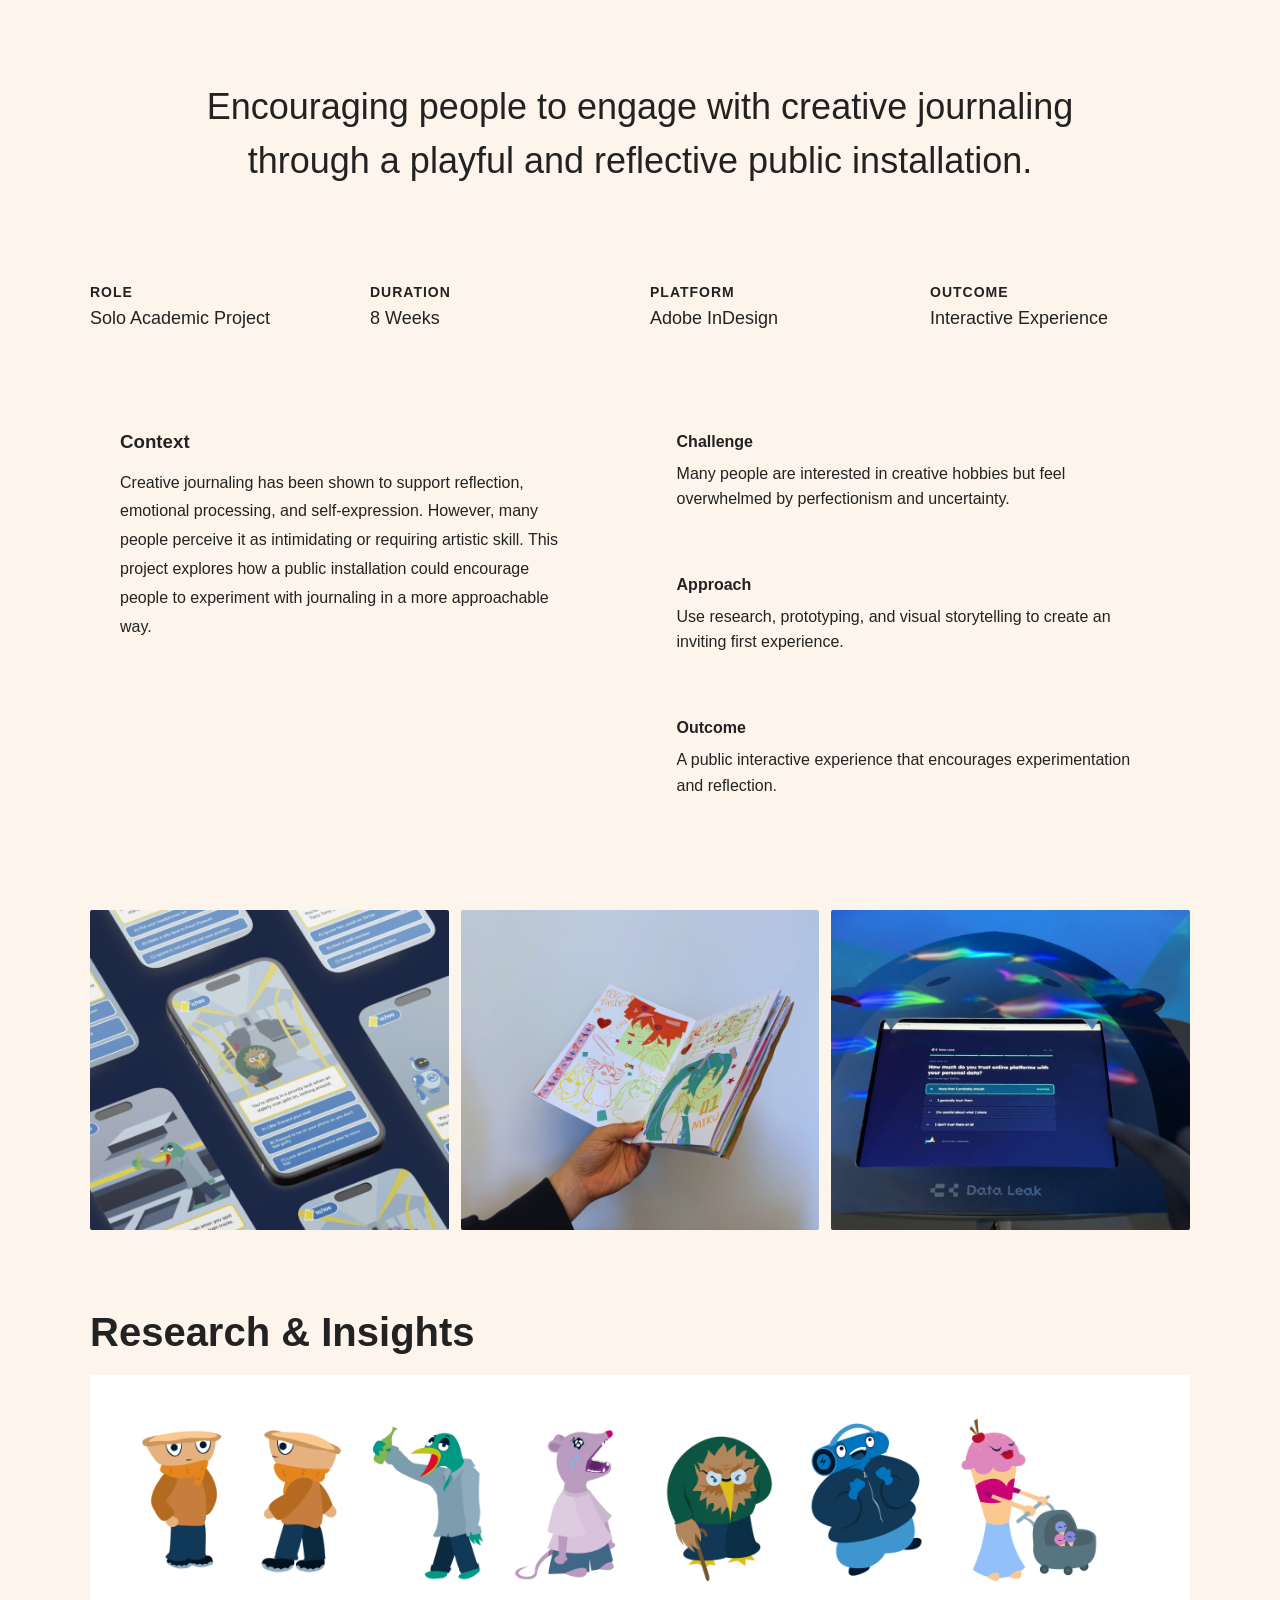
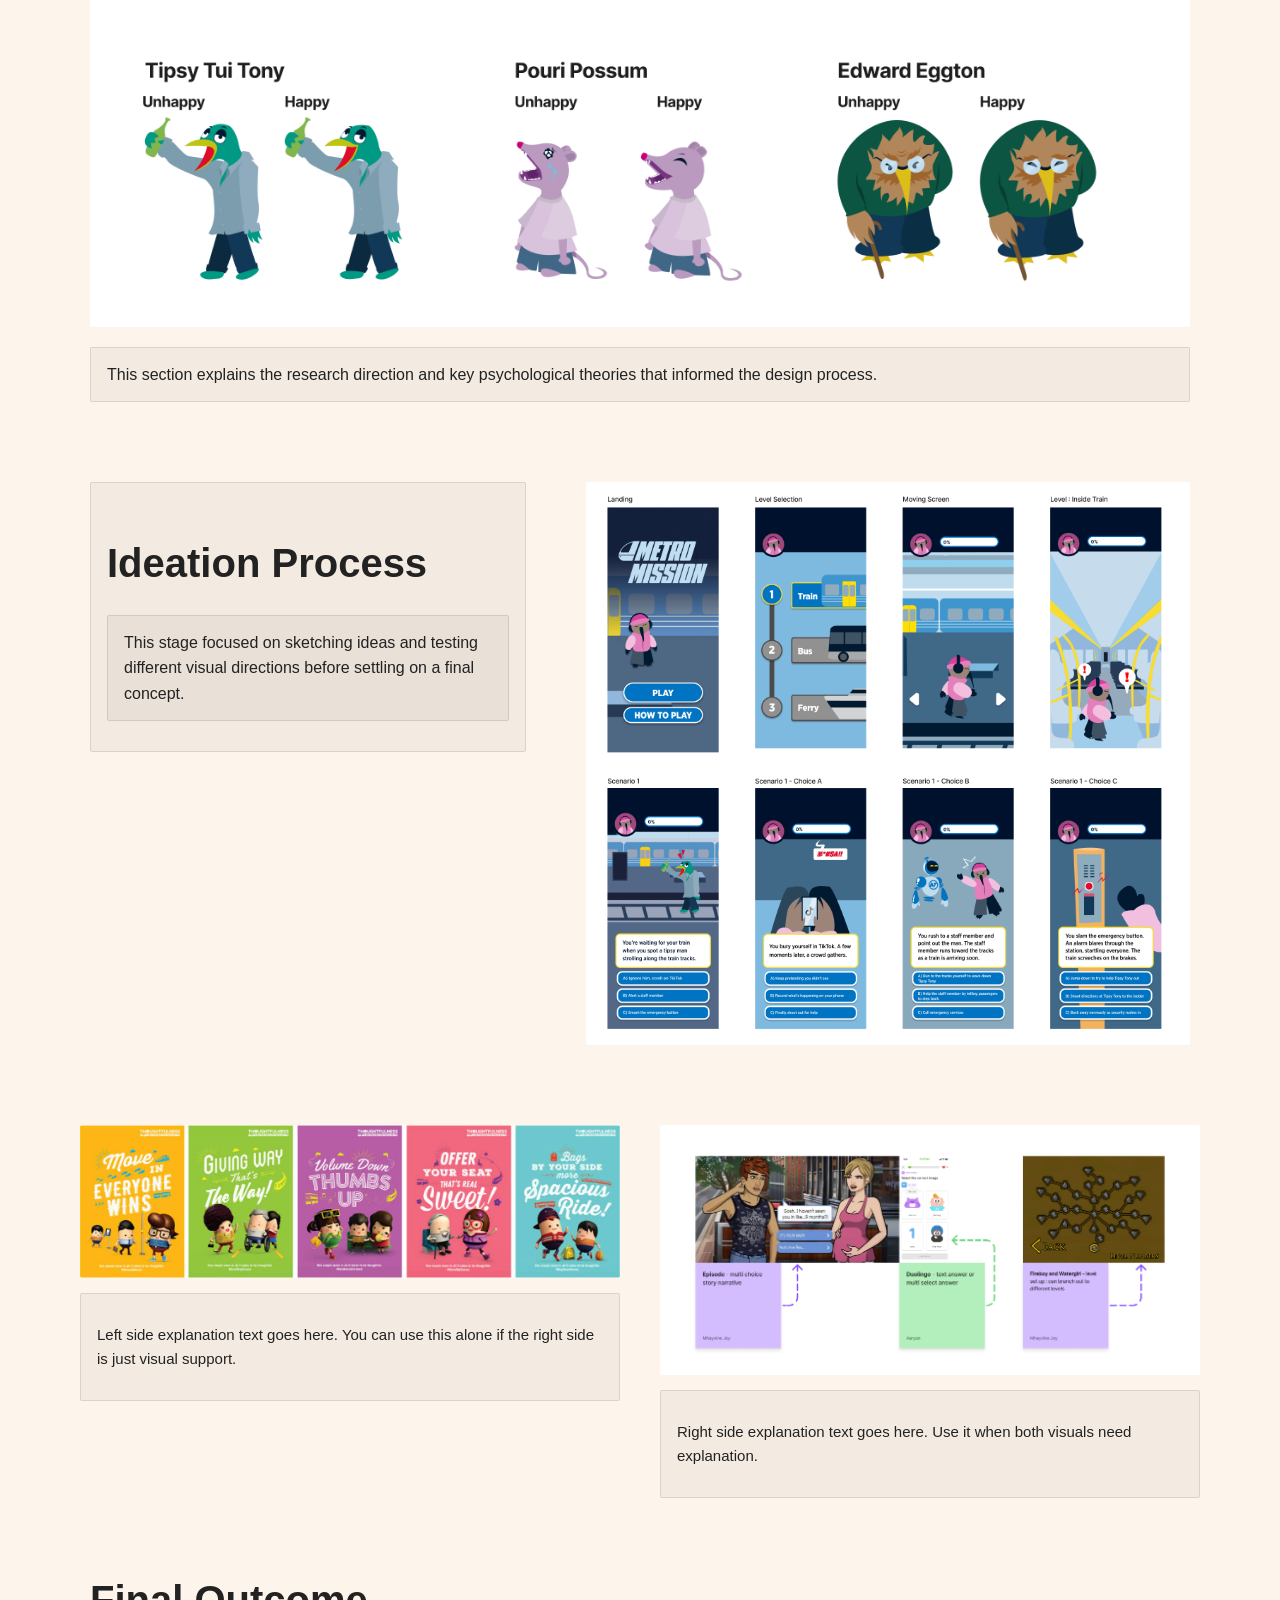
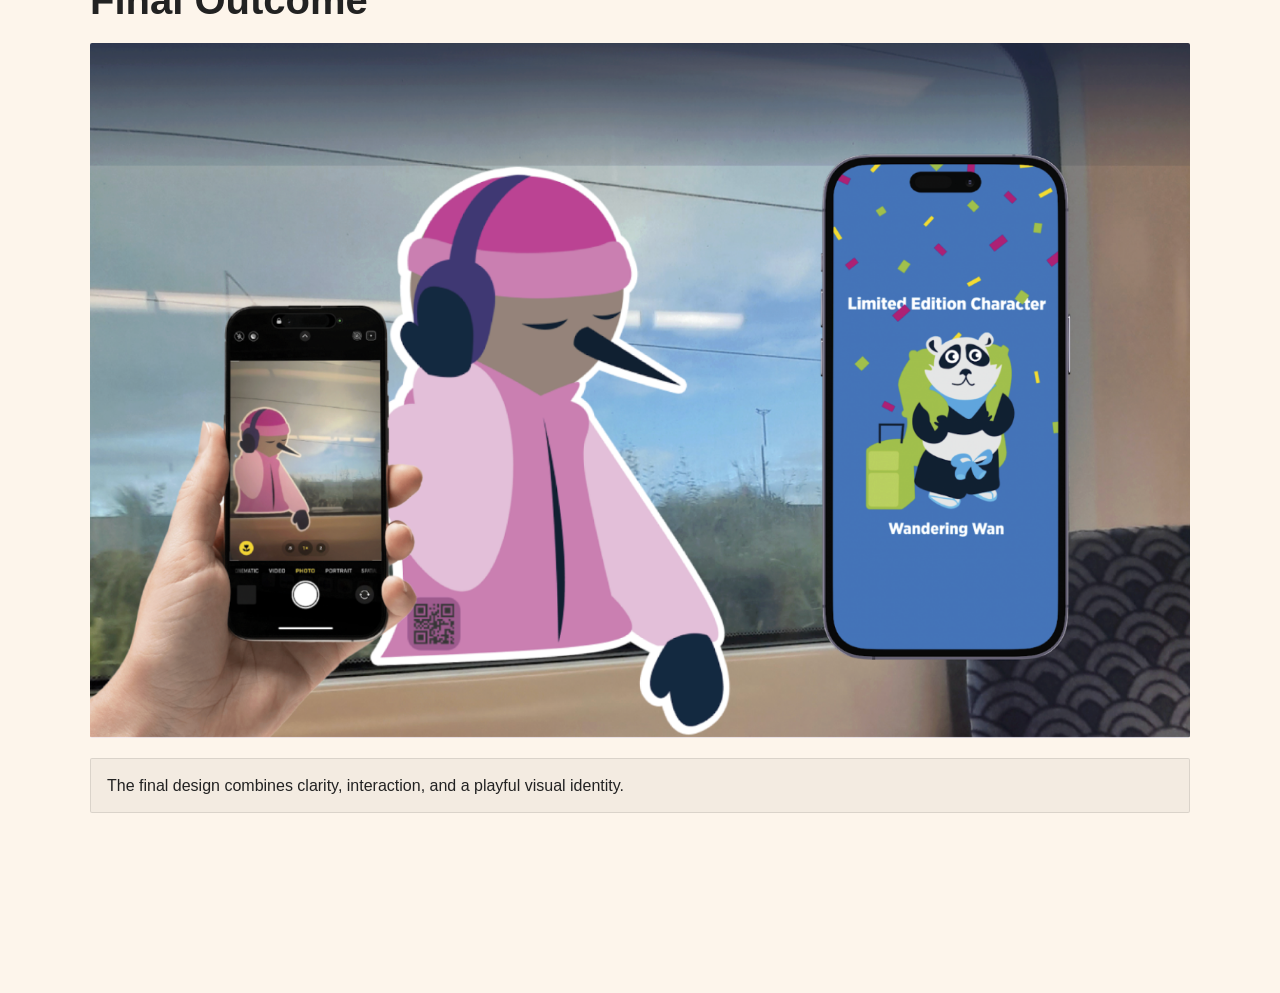
<file: layout.html>
<!DOCTYPE html>
<html lang="en">
<head>
  <meta charset="UTF-8" />
  <meta name="viewport" content="width=device-width, initial-scale=1.0"/>
  <title>Case Study Layout</title>
  <link rel="stylesheet" href="layout.css">
</head>

<body>

<main>
    <!-- PROJECT INTRO -->

<section class="projectIntro">

    <p class="projectSentence">
        Encouraging people to engage with creative journaling through a playful and reflective public installation.
    </p>

    <hr class="introDivider">

    <!-- PROJECT DETAILS -->
    <div class="projectMeta">

        <div class="metaItem">
            <h4>Role</h4>
            <p>Solo Academic Project</p>
        </div>

        <div class="metaItem">
            <h4>Duration</h4>
            <p>8 Weeks</p>
        </div>

        <div class="metaItem">
            <h4>Platform</h4>
            <p>Adobe InDesign</p>
        </div>

        <div class="metaItem">
            <h4>Outcome</h4>
            <p>Interactive Experience</p>
        </div>

    </div>

    <hr class="introDivider">

    <!-- CONTEXT SECTION -->
    <div class="contextSection">

        <!-- LEFT -->
        <div class="contextBox">

            <h3>Context</h3>

            <p>
                Creative journaling has been shown to support reflection,
                emotional processing, and self-expression. However,
                many people perceive it as intimidating or requiring artistic skill.
                This project explores how a public installation could encourage
                people to experiment with journaling in a more approachable way.
            </p>

        </div>

        <!-- RIGHT -->
        <div class="summaryBoxes">

            <div class="summaryCard">
                <h4>Challenge</h4>
                <p>
                    Many people are interested in creative hobbies but feel
                    overwhelmed by perfectionism and uncertainty.
                </p>
            </div>

            <div class="summaryCard">
                <h4>Approach</h4>
                <p>
                    Use research, prototyping, and visual storytelling
                    to create an inviting first experience.
                </p>
            </div>

            <div class="summaryCard">
                <h4>Outcome</h4>
                <p>
                    A public interactive experience that encourages
                    experimentation and reflection.
                </p>
            </div>

        </div>

    </div>

</section>

<section class="threeImageGallery">

    <img src="assets/metroMissionHero.png" alt="Research activities">
    <img src="assets/journalTable-case4.png" alt="Affinity mapping">
    <img src="assets/dataLeak-case1.png" alt="Early concepts">

</section>

  <!-- WIDE IMAGE SECTION -->
  <section class="cs-wide">
    <h2 class="cs-title">Research & Insights</h2>

    <img src="assets/metroMission_CharacterIllustration.png" alt="Research diagram showing key theories" class="zoomable">

    <p class="cs-text">
      This section explains the research direction and key psychological theories that informed the design process.
    </p>
  </section>

  <!-- SPLIT SECTION -->
  <section class="cs-split">

    <div class="cs-split-text">
      <h2 class="cs-title">Ideation Process</h2>

      <p class="cs-text">
        This stage focused on sketching ideas and testing different visual directions before settling on a final concept.
      </p>
    </div>

    <div class="cs-split-image">
      <img src="assets/metroMission_HiFiUI.png" alt="Ideation sketches and early wireframes" class="zoomable">
    </div>

  </section>

  <!-- CASE STUDY FLEX BLOCK -->
<section class="caseFlexBlock">

  <!-- LEFT SIDE -->
  <div class="caseColumn">

    <div class="caseImage">
      <img src="assets/metroMission-Inspo.png" alt="Left image">
    </div>

    <div class="caseText">
      <p>
        Left side explanation text goes here. You can use this alone if the right side is just visual support.
      </p>
    </div>

  </div>

  <!-- RIGHT SIDE -->
  <div class="caseColumn">

    <div class="caseImage">
      <img src="assets/metroMission_gameInspo.png" alt="Right image">
    </div>

    <div class="caseText">
      <p>
        Right side explanation text goes here. Use it when both visuals need explanation.
      </p>
    </div>

  </div>

</section>

  <!-- WIDE IMAGE SECTION AGAIN -->
  <section class="cs-wide">
    <h2 class="cs-title">Final Outcome</h2>

    <img src="assets/metroMission-scavenger.png" alt="Final design outcome mockup" class="zoomable">

    <p class="cs-text">
      The final design combines clarity, interaction, and a playful visual identity.
    </p>
  </section>

</main>

<!-- LIGHTBOX (put once only) -->
<div id="lightbox" class="lightbox">
  <span class="close">&times;</span>
  <img class="lightbox-img">
  <p class="lightbox-caption"></p>
</div>

<script>
const lightbox = document.getElementById("lightbox");
const lightboxImg = document.querySelector(".lightbox-img");
const caption = document.querySelector(".lightbox-caption");
const closeBtn = document.querySelector(".close");

document.querySelectorAll(".zoomable").forEach(img => {
  img.addEventListener("click", () => {
    lightbox.classList.add("show");
    lightboxImg.src = img.src;
    caption.textContent = img.alt;
  });
});

closeBtn.addEventListener("click", () => {
  lightbox.classList.remove("show");
});

lightbox.addEventListener("click", (e) => {
  if (e.target === lightbox) {
    lightbox.classList.remove("show");
  }
});

</script>

</body>
</html>
</file>
<file: layout.css>
/* GLOBAL */
body {
  margin: 0;
  font-family: sans-serif;
  background: #FDF5EB;
  color: #222;
}

main {
  padding-bottom: 100px;
}

/* ==========================
PROJECT INTRO
========================== */

.projectIntro {
    max-width: 1400px;
    margin: 80px auto;
    padding: 0 90px;
}

.projectIntro.MetroIntro {
  --project-color: #0c36aa;
  --project-color-light: rgba(0, 54, 201, 0.592);
}
.projectIntro.JournalIntro {
  --project-color: #bb0baf;
  --project-color-light: rgba(218, 12, 207, 0.592);
}
.projectIntro.DataIntro {
  --project-color: #0d72d0;
  --project-color-light: rgba(13, 125, 216, 0.592);
}


/* sentence */

.projectSentence {
    text-align: center;
    font-size: 36px;
    line-height:1.5;
    max-width: 900px;
    margin: 0 auto 40px auto;
}

/* divider */

.introDivider {
    border: none;
    height: 2px;
    margin: 35px 0;
     background: var(--project-color-light);
}

/* ==========================
META INFO
========================== */

.projectMeta {
  display: flex;
  flex-wrap: wrap;
  gap: 20px;
  justify-content: center;
}

.metaItem {
    flex: 1;
}

.metaItem h4 {
    margin-bottom: 8px;
   color: var(--project-color);
    font-size: 14px;
    text-transform: uppercase;
    letter-spacing: 1px;
}

.metaItem p {
    margin: 0;
    font-size: 18px;
}

/* ==========================
CONTEXT AREA
========================== */

.contextSection {
    display: flex;
    gap: 40px;
    align-items: stretch;
    text-align:left;
}

/* left side */

.contextBox {
    flex: 1;
     border: 2px solid var(--project-color);
    border-radius: 6px;
    padding: 30px;
}

.contextBox h3 {
    margin-top: 0;
    margin-bottom: 15px;
}

.contextBox p {
    line-height: 1.8;
}

/* right side */

.summaryBoxes {
    flex: 1.2;
    text-align:left;
    display: flex;
    flex-direction: column;
}

.summaryCard {
    flex: 1;
     border: 2px solid var(--project-color);
    border-radius: 4px;

    padding: 20px;
    margin:12px;
}

.summaryCard h4 {
    margin-top: 0;
    margin-bottom: 10px;

    color: var(--project-color);
}

.summaryCard p {
    margin: 0;
    line-height: 1.6;
}

/* TITLES */
.cs-title {
  font-size: 40px;
  margin-bottom: 20px;
  text-align: left;
}
.cs-title1 {
  font-size: 40px;
  margin-bottom: 20px;
  text-align: left;
  padding-left:75px;
}

/* TEXT */
.cs-text {
  font-size: 16px;
  line-height: 1.6;
  margin-top: 20px;
  text-align: left;
   background: rgba(0, 0, 0, 0.039);
  border: 1px solid rgba(0, 0, 0, 0.1);
   padding: 14px 16px;
  border-radius: 2px;
}
.cs-text-clean {
  font-size: 16px;
  line-height: 1.6;
  margin-top: 20px;
  text-align: left;
  
}

.threeImageGallery {
    display: flex;
    gap: 12px;

    max-width: 1400px;
    padding: 0 90px;

    margin: 40px auto 80px;
    box-sizing: border-box;
}
.threeImageGallery img {
    flex: 1 1 0;
    min-width: 0;

    height: 320px;
    object-fit: cover;

    display: block;
    object-fit: cover;
    border-radius: 2px;

    cursor: pointer;
    transition: 0.25s ease;
}

.threeImageGallery img:hover {
    transform: scale(1.02);
}

/* =========================
   WIDE IMAGE SECTION
========================= */
.cs-wide {
  max-width: 1200px;
  margin: 80px auto;
  padding: 0 90px;
}

.cs-wide img {
  width: 100%;
  height: auto;
  display: block;
  border-radius: 2px;
  cursor: zoom-in;
  transition: transform 0.2s ease;
}

.cs-wide video {
  width: 100%;
  max-width: 1200px;
  height: auto;
  display: block;
  margin: 0 auto;
  border-radius: 2px;
}

.cs-wide img:hover {
  transform: scale(1.01);
}

.experimentGrid {
    display: grid;
    grid-template-columns: repeat(4, 1fr);
    gap: 20px;
    margin-top: 25px;
}

.experimentCard h4 {
    margin: 0 0 8px;
}

.experimentCard p {
    margin: 0;
    line-height: 1.6;
    font-size: 15px;
}

/* =========================
   SPLIT SECTION (1/3 vs 2/3 feel)
========================= */
.cs-split {
  display: flex;
  gap: 60px;
  max-width: 1200px;
  margin: 80px auto;
  padding: 0 90px;
  align-items: flex-start;
}

.cs-split-text {
  flex: 1;
  background: rgba(0, 0, 0, 0.039);
  border: 1px solid rgba(0, 0, 0, 0.1);
   padding: 14px 16px;
  border-radius: 2px;
  font-size: 15px;
  line-height: 1.6;
  text-align:left;
}
.cs-split-text-clean {
  flex: 1;
  font-size: 15px;
  line-height: 1.6;
  text-align:left;
}

.cs-split-image {
  flex: 1.5;
}

.cs-split-image img {
  width: 100%;
  height: auto;
  display: block;
  border-radius: 2px;
  cursor: zoom-in;
}

/* =========================
CASE STUDY FLEX BLOCK
========================= */

.caseFlexBlock {
  display: flex;
  gap: 40px;
  max-width: 1400px;
  margin: 60px auto;
  padding: 0 80px;
  align-items: flex-start;
}

/* each side */
.caseColumn {
  flex: 1;
  display: flex;
  flex-direction: column;
  gap: 15px;
}

/* images */
.caseImage img {
  width: 100%;
  height: auto;
  display: block;
  border-radius: 2px;
  cursor: pointer;
  transition: transform 0.25s ease;
}

.caseImage img:hover {
  transform: scale(1.02);
}

/* text box under image */
.caseText {
  background: rgba(0, 0, 0, 0.039);
  border: 1px solid rgba(0, 0, 0, 0.1);
  padding: 14px 16px;
  border-radius: 2px;
  font-size: 15px;
  line-height: 1.6;
  text-align:left;
}

/* =========================
FULL WIDTH IMAGE BLOCK
========================= */

.caseFullImage {
  max-width: 1400px;
  margin: 60px auto;
  padding: 0 80px;
}

.caseFullImage img {
  width: 100%;
  height: auto;
  border-radius: 6px;
  cursor: pointer;
  transition: transform 0.25s ease;
}

.caseFullImage img:hover {
  transform: scale(1.01);
}

.look img{
  transition: 0.25s ease;
}

.look img:hover {
    transform: scale(1.02);
}

/* =========================
RESPONSIVE
========================= */

@media (max-width: 900px) {

    .projectIntro {
        padding: 0 20px;
    }

    .projectMeta {
        flex-direction: column;
        gap: 20px;
    }

    .contextSection {
        flex-direction: column;
    }

    .threeImageGallery {
    flex-direction: column;
}

.threeImageGallery img {
    height: auto;
}

}

@media (max-width: 900px) {
  .caseFlexBlock {
    flex-direction: column;
    padding: 0 20px;
  }
}

@media (max-width: 900px) {
    .experimentGrid {
        grid-template-columns: 1fr;
    }
}
@media (max-width: 768px) {

  .cs-wide,
  .cs-split {
    padding: 0 25px;
  }

  .cs-split {
    flex-direction: column;
    gap: 30px;
  }
}

/* =========================
   LIGHTBOX (ZOOM POPUP)
========================= */
.lightbox {
  position: fixed;
  inset: 0;
  background: rgba(0,0,0,0.85);
  display: none;
  flex-direction: column;
  align-items: center;
  justify-content: center;
  z-index: 9999;
  padding: 40px;
}

.lightbox.show {
  display: flex;
}

.lightbox img {
  max-width: 90%;
  max-height: 80vh;
  border-radius: 6px;
}

.lightbox-caption {
  color: white;
  margin-top: 15px;
  font-size: 14px;
  opacity: 0.8;
  text-align: center;
}

.close {
  position: absolute;
  top: 20px;
  right: 30px;
  font-size: 30px;
  color: white;
  cursor: pointer;
}
</file>
